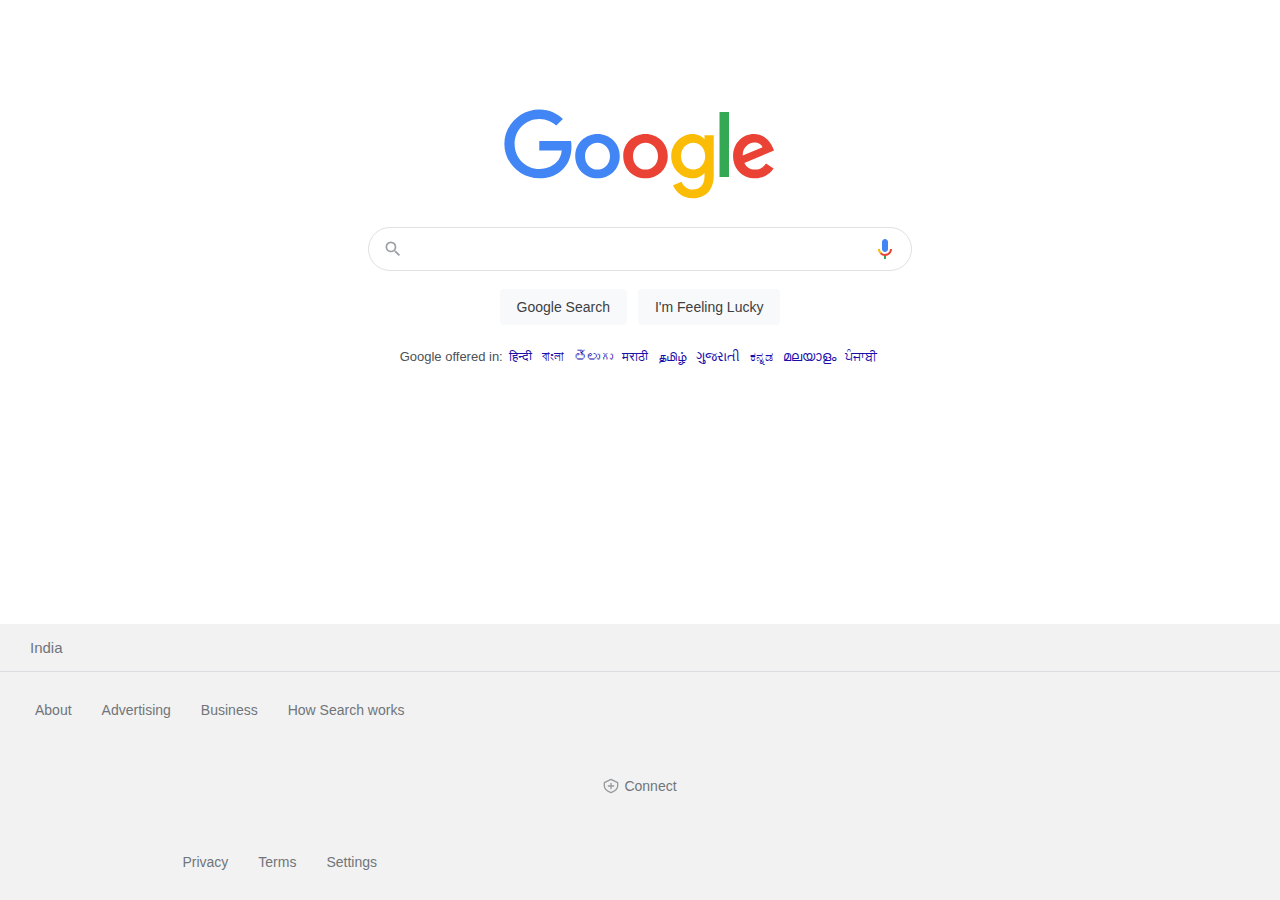
<file: index.html>
<!DOCTYPE html>
<html lang="en">
<head>
    <meta charset="UTF-8">
    <meta name="viewport" content="width=device-width, initial-scale=1.0">
    <title>Google</title>
    <link rel="stylesheet" href="google-demo.css">
    <link rel="icon" href="data:image/svg+xml,<svg xmlns='http://www.w3.org/2000/svg' viewBox='0 0 24 24'><path fill='%234285f4' d='M22.56 12.25c0-.78-.07-1.53-.2-2.25H12v4.26h5.92c-.26 1.37-1.04 2.53-2.21 3.31v2.77h3.57c2.08-1.92 3.28-4.74 3.28-8.09z'/><path fill='%2334a853' d='M12 23c2.97 0 5.46-.98 7.28-2.66l-3.57-2.77c-.98.66-2.23 1.06-3.71 1.06-2.86 0-5.29-1.93-6.16-4.53H2.18v2.84C3.99 20.53 7.7 23 12 23z'/><path fill='%23fbbc05' d='M5.84 14.09c-.22-.66-.35-1.36-.35-2.09s.13-1.43.35-2.09V7.07H2.18C1.43 8.55 1 10.22 1 12s.43 3.45 1.18 4.93l2.85-2.22.81-.62z'/><path fill='%23ea4335' d='M12 5.38c1.62 0 3.06.56 4.21 1.64l3.15-3.15C17.45 2.09 14.97 1 12 1 7.7 1 3.99 3.47 2.18 7.07l3.66 2.84c.87-2.6 3.3-4.53 6.16-4.53z'/></svg>">
</head>
<body>
    <div class="google-container">
        <div class="google-content">
            <div class="google-logo">
                <svg viewBox="0 0 272 92" width="272" height="92" xmlns="http://www.w3.org/2000/svg">
                    <path fill="#4285f4" d="M115.75 47.18c0 12.77-9.99 22.18-22.25 22.18s-22.25-9.41-22.25-22.18C71.25 34.32 81.24 25 93.5 25s22.25 9.32 22.25 22.18zm-9.74 0c0-7.98-5.79-13.44-12.51-13.44S80.99 39.2 80.99 47.18c0 7.9 5.79 13.44 12.51 13.44s12.51-5.55 12.51-13.44z"/>
                    <path fill="#ea4335" d="M163.75 47.18c0 12.77-9.99 22.18-22.25 22.18s-22.25-9.41-22.25-22.18c0-12.85 9.99-22.18 22.25-22.18s22.25 9.32 22.25 22.18zm-9.74 0c0-7.98-5.79-13.44-12.51-13.44s-12.51 5.46-12.51 13.44c0 7.9 5.79 13.44 12.51 13.44s12.51-5.55 12.51-13.44z"/>
                    <path fill="#fbbc05" d="M209.75 26.34v39.82c0 16.38-9.66 23.07-21.08 23.07-10.75 0-17.22-7.19-19.66-13.07l8.48-3.53c1.51 3.61 5.21 7.87 11.17 7.87 7.31 0 11.84-4.51 11.84-13v-3.19h-.34c-2.18 2.69-6.38 5.04-11.68 5.04-11.09 0-21.25-9.66-21.25-22.09 0-12.52 10.16-22.26 21.25-22.26 5.29 0 9.49 2.35 11.68 4.96h.34v-3.61h9.25zm-8.56 20.92c0-7.81-5.21-13.52-11.84-13.52-6.72 0-12.35 5.71-12.35 13.52 0 7.73 5.63 13.36 12.35 13.36 6.63 0 11.84-5.63 11.84-13.36z"/>
                    <path fill="#34a853" d="M225 3v65h-9.5V3h9.5z"/>
                    <path fill="#ea4335" d="M262.02 54.48l7.56 5.04c-2.44 3.61-8.32 9.83-18.48 9.83-12.6 0-22.01-9.74-22.01-22.18 0-13.19 9.49-22.18 20.92-22.18 11.51 0 17.14 9.16 18.98 14.11l1.01 2.52-29.65 12.28c2.27 4.45 5.8 6.72 10.75 6.72 4.96 0 8.4-2.44 10.92-6.14zm-23.27-7.98l19.82-8.23c-1.09-2.77-4.37-4.7-8.23-4.7-4.95 0-11.84 4.37-11.59 12.93z"/>
                    <path fill="#4285f4" d="M35.29 41.41V32H67c.31 1.64.47 3.58.47 5.68 0 7.06-1.93 15.79-8.15 22.01-6.05 6.3-13.78 9.66-24.02 9.66C16.32 69.35.36 53.89.36 34.91.36 15.93 16.32.47 35.3.47c10.5 0 17.98 4.12 23.6 9.49l-6.64 6.64c-4.03-3.78-9.49-6.72-16.97-6.72-13.86 0-24.7 11.17-24.7 25.03 0 13.86 10.84 25.03 24.7 25.03 8.99 0 14.11-3.61 17.39-6.89 2.66-2.66 4.41-6.46 5.1-11.65l-22.49.01z"/>
                </svg>
            </div>
            
            <div class="search-container">
                <div class="search-box">
                    <svg class="search-icon" focusable="false" xmlns="http://www.w3.org/2000/svg" viewBox="0 0 24 24">
                        <path d="M15.5 14h-.79l-.28-.27A6.471 6.471 0 0 0 16 9.5 6.5 6.5 0 1 0 9.5 16c1.61 0 3.09-.59 4.23-1.57l.27.28v.79l5 4.99L20.49 19l-4.99-5zm-6 0C7.01 14 5 11.99 5 9.5S7.01 5 9.5 5 14 7.01 14 9.5 11.99 14 9.5 14z"/>
                    </svg>
                    <input type="text" class="search-input" aria-label="Search">
                    <svg class="voice-icon" focusable="false" viewBox="0 0 24 24" xmlns="http://www.w3.org/2000/svg">
                        <path fill="#4285f4" d="m12 15c1.66 0 3-1.31 3-2.97v-7.02c0-1.66-1.34-3.01-3-3.01s-3 1.34-3 3.01v7.02c0 1.66 1.34 2.97 3 2.97z"/>
                        <path fill="#34a853" d="m11 18.08h2v3.92h-2z"/>
                        <path fill="#fbbc05" d="m7.05 16.87c-1.27-1.33-2.05-2.83-2.05-4.87h2c0 1.45 0.56 2.42 1.47 3.38v0.32l-1.15 1.18z"/>
                        <path fill="#ea4335" d="m12 16.93a4.97 5.25 0 0 1 -3.54 -1.55l-1.41 1.49c1.26 1.34 3.02 2.13 4.95 2.13 3.87 0 6.99-2.92 6.99-7h-1.99c0 2.92-2.24 4.93-5 4.93z"/>
                    </svg>
                </div>
            </div>
            
            <div class="search-buttons">
                <button class="google-button">Google Search</button>
                <button class="google-button">I'm Feeling Lucky</button>
            </div>
            
            <div class="language-offer">
                Google offered in: <a href="#">हिन्दी</a> <a href="#">বাংলা</a> <a href="#">తెలుగు</a> <a href="#">मराठी</a> <a href="#">தமிழ்</a> <a href="#">ગુજરાતી</a> <a href="#">ಕನ್ನಡ</a> <a href="#">മലയാളം</a> <a href="#">ਪੰਜਾਬੀ</a>
            </div>
        </div>
        
        <footer class="google-footer">
            <div class="footer-country">India</div>
            <div class="footer-bottom">
                <div class="footer-left">
                    <a href="#">About</a>
                    <a href="#">Advertising</a>
                    <a href="#">Business</a>
                    <a href="#">How Search works</a>
                </div>
                <div class="footer-center">
                    <a href="#" id="google-connect" class="connect-link">
                        <svg class="connect-icon" width="16" height="16" viewBox="0 0 24 24" fill="none" xmlns="http://www.w3.org/2000/svg">
                            <path d="M12 2L2 7V12C2 18 12 22 12 22C12 22 22 18 22 12V7L12 2Z" stroke="currentColor" stroke-width="2" stroke-linecap="round" stroke-linejoin="round"/>
                            <path d="M12 8V16M8 12H16" stroke="currentColor" stroke-width="2" stroke-linecap="round" stroke-linejoin="round"/>
                        </svg>
                        Connect
                    </a>
                </div>
                <div class="footer-right">
                    <a href="#">Privacy</a>
                    <a href="#">Terms</a>
                    <a href="#">Settings</a>
                </div>
            </div>
        </footer>
    </div>
    
    <div id="cache-toast" class="cache-toast hidden">
        <div class="cache-content">
            <svg class="offline-icon" width="20" height="20" viewBox="0 0 24 24" fill="none" xmlns="http://www.w3.org/2000/svg">
                <path d="M12 2L2 7V12C2 18 12 22 12 22C12 22 22 18 22 12V7L12 2Z" fill="#1a73e8"/>
                <path d="M12 8V16M8 12H16" stroke="white" stroke-width="2" stroke-linecap="round" stroke-linejoin="round"/>
            </svg>
            <div class="cache-text">
                <div class="cache-title">Making Google Connect available offline...</div>
                <div class="progress-bar">
                    <div class="progress-fill"></div>
                </div>
            </div>
        </div>
    </div>
    
    <script src="demo-script.js"></script>
</body>
</html>
</file>
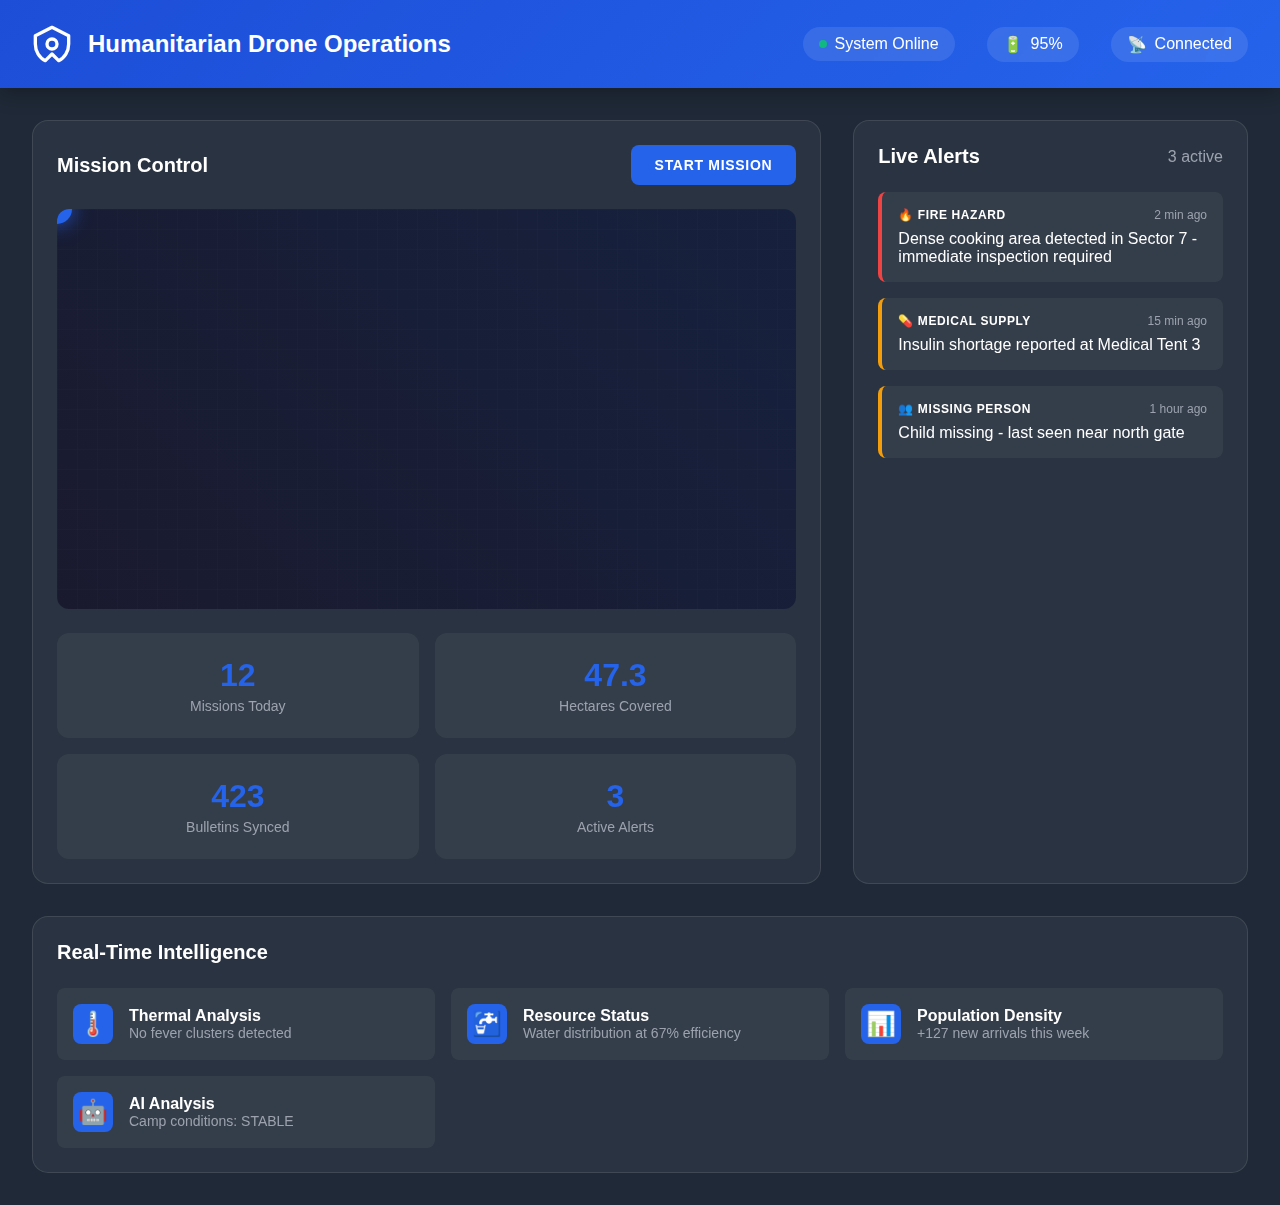
<file: deployment/defunct-do-not-touch/unfinished/dashboard_html.html>
<!DOCTYPE html>
<html lang="en">
<head>
    <meta charset="UTF-8">
    <meta name="viewport" content="width=device-width, initial-scale=1.0">
    <title>Humanitarian Drone Operations Center</title>
    <style>
        :root {
            --primary: #2563eb;
            --primary-dark: #1d4ed8;
            --success: #10b981;
            --warning: #f59e0b;
            --danger: #ef4444;
            --dark: #1f2937;
            --light: #f3f4f6;
            --white: #ffffff;
        }

        * {
            margin: 0;
            padding: 0;
            box-sizing: border-box;
        }

        body {
            font-family: -apple-system, BlinkMacSystemFont, 'Segoe UI', Roboto, sans-serif;
            background: var(--dark);
            color: var(--white);
            overflow-x: hidden;
        }

        /* Header */
        .header {
            background: linear-gradient(135deg, var(--primary-dark) 0%, var(--primary) 100%);
            padding: 1.5rem 2rem;
            box-shadow: 0 4px 20px rgba(0, 0, 0, 0.3);
        }

        .header-content {
            max-width: 1400px;
            margin: 0 auto;
            display: flex;
            justify-content: space-between;
            align-items: center;
        }

        .logo {
            display: flex;
            align-items: center;
            gap: 1rem;
        }

        .logo-icon {
            width: 40px;
            height: 40px;
            animation: hover 3s ease-in-out infinite;
        }

        @keyframes hover {
            0%, 100% { transform: translateY(0); }
            50% { transform: translateY(-5px); }
        }

        .logo h1 {
            font-size: 1.5rem;
            font-weight: 600;
        }

        .status-bar {
            display: flex;
            gap: 2rem;
            align-items: center;
        }

        .status-item {
            display: flex;
            align-items: center;
            gap: 0.5rem;
            padding: 0.5rem 1rem;
            background: rgba(255, 255, 255, 0.1);
            border-radius: 20px;
            backdrop-filter: blur(10px);
        }

        .status-indicator {
            width: 8px;
            height: 8px;
            border-radius: 50%;
            background: var(--success);
            animation: pulse 2s infinite;
        }

        @keyframes pulse {
            0% { box-shadow: 0 0 0 0 rgba(16, 185, 129, 0.7); }
            70% { box-shadow: 0 0 0 10px rgba(16, 185, 129, 0); }
            100% { box-shadow: 0 0 0 0 rgba(16, 185, 129, 0); }
        }

        /* Main Container */
        .container {
            max-width: 1400px;
            margin: 2rem auto;
            padding: 0 2rem;
            display: grid;
            grid-template-columns: 2fr 1fr;
            gap: 2rem;
        }

        /* Mission Panel */
        .panel {
            background: rgba(255, 255, 255, 0.05);
            border-radius: 16px;
            padding: 1.5rem;
            backdrop-filter: blur(10px);
            border: 1px solid rgba(255, 255, 255, 0.1);
        }

        .panel-header {
            display: flex;
            justify-content: space-between;
            align-items: center;
            margin-bottom: 1.5rem;
        }

        .panel-title {
            font-size: 1.25rem;
            font-weight: 600;
        }

        /* Mission Map */
        .mission-map {
            background: linear-gradient(45deg, #1a1a2e 0%, #16213e 100%);
            border-radius: 12px;
            height: 400px;
            position: relative;
            overflow: hidden;
            margin-bottom: 1.5rem;
        }

        .map-overlay {
            position: absolute;
            top: 0;
            left: 0;
            right: 0;
            bottom: 0;
            background: url('data:image/svg+xml;utf8,<svg xmlns="http://www.w3.org/2000/svg" viewBox="0 0 1000 1000"><defs><pattern id="grid" width="50" height="50" patternUnits="userSpaceOnUse"><path d="M 50 0 L 0 0 0 50" fill="none" stroke="rgba(255,255,255,0.05)" stroke-width="1"/></pattern></defs><rect width="100%" height="100%" fill="url(%23grid)"/></svg>');
            pointer-events: none;
        }

        .drone-position {
            position: absolute;
            width: 30px;
            height: 30px;
            background: var(--primary);
            border-radius: 50%;
            transform: translate(-50%, -50%);
            box-shadow: 0 0 20px rgba(37, 99, 235, 0.8);
            animation: drone-move 10s linear infinite;
        }

        @keyframes drone-move {
            0% { left: 20%; top: 20%; }
            25% { left: 80%; top: 30%; }
            50% { left: 70%; top: 70%; }
            75% { left: 30%; top: 60%; }
            100% { left: 20%; top: 20%; }
        }

        /* Stats Grid */
        .stats-grid {
            display: grid;
            grid-template-columns: repeat(2, 1fr);
            gap: 1rem;
        }

        .stat-card {
            background: rgba(255, 255, 255, 0.05);
            padding: 1.5rem;
            border-radius: 12px;
            text-align: center;
            transition: transform 0.3s ease;
        }

        .stat-card:hover {
            transform: translateY(-2px);
            background: rgba(255, 255, 255, 0.08);
        }

        .stat-value {
            font-size: 2rem;
            font-weight: 700;
            color: var(--primary);
            margin-bottom: 0.25rem;
        }

        .stat-label {
            font-size: 0.875rem;
            color: #9ca3af;
        }

        /* Alerts Panel */
        .alerts-list {
            max-height: 400px;
            overflow-y: auto;
        }

        .alert-item {
            background: rgba(255, 255, 255, 0.05);
            border-radius: 8px;
            padding: 1rem;
            margin-bottom: 1rem;
            border-left: 4px solid var(--warning);
            animation: slideIn 0.3s ease-out;
        }

        @keyframes slideIn {
            from {
                opacity: 0;
                transform: translateX(20px);
            }
            to {
                opacity: 1;
                transform: translateX(0);
            }
        }

        .alert-item.danger {
            border-left-color: var(--danger);
        }

        .alert-header {
            display: flex;
            justify-content: space-between;
            margin-bottom: 0.5rem;
        }

        .alert-type {
            font-weight: 600;
            text-transform: uppercase;
            font-size: 0.75rem;
            letter-spacing: 0.05em;
        }

        .alert-time {
            font-size: 0.75rem;
            color: #9ca3af;
        }

        /* Live Feed */
        .live-feed {
            grid-column: 1 / -1;
        }

        .feed-content {
            display: grid;
            grid-template-columns: repeat(auto-fit, minmax(300px, 1fr));
            gap: 1rem;
        }

        .feed-item {
            background: rgba(255, 255, 255, 0.05);
            padding: 1rem;
            border-radius: 8px;
            display: flex;
            align-items: center;
            gap: 1rem;
        }

        .feed-icon {
            width: 40px;
            height: 40px;
            background: var(--primary);
            border-radius: 8px;
            display: flex;
            align-items: center;
            justify-content: center;
            font-size: 1.5rem;
        }

        /* Buttons */
        .btn {
            padding: 0.75rem 1.5rem;
            border-radius: 8px;
            border: none;
            font-weight: 600;
            cursor: pointer;
            transition: all 0.3s ease;
            text-transform: uppercase;
            font-size: 0.875rem;
            letter-spacing: 0.05em;
        }

        .btn-primary {
            background: var(--primary);
            color: var(--white);
        }

        .btn-primary:hover {
            background: var(--primary-dark);
            transform: translateY(-2px);
            box-shadow: 0 4px 12px rgba(37, 99, 235, 0.4);
        }

        /* Scrollbar */
        ::-webkit-scrollbar {
            width: 8px;
        }

        ::-webkit-scrollbar-track {
            background: rgba(255, 255, 255, 0.05);
        }

        ::-webkit-scrollbar-thumb {
            background: rgba(255, 255, 255, 0.2);
            border-radius: 4px;
        }

        /* Responsive */
        @media (max-width: 1024px) {
            .container {
                grid-template-columns: 1fr;
            }
        }
    </style>
</head>
<body>
    <!-- Header -->
    <header class="header">
        <div class="header-content">
            <div class="logo">
                <svg class="logo-icon" viewBox="0 0 24 24" fill="none" xmlns="http://www.w3.org/2000/svg">
                    <path d="M12 2L2 7V12C2 16.5 4.5 20.5 8 22C8.5 21.5 9 21 9.5 20.5L12 18L14.5 20.5C15 21 15.5 21.5 16 22C19.5 20.5 22 16.5 22 12V7L12 2Z" stroke="white" stroke-width="2" stroke-linecap="round" stroke-linejoin="round"/>
                    <circle cx="12" cy="12" r="3" stroke="white" stroke-width="2"/>
                </svg>
                <h1>Humanitarian Drone Operations</h1>
            </div>
            <div class="status-bar">
                <div class="status-item">
                    <span class="status-indicator"></span>
                    <span>System Online</span>
                </div>
                <div class="status-item">
                    <span>🔋</span>
                    <span id="battery-level">95%</span>
                </div>
                <div class="status-item">
                    <span>📡</span>
                    <span id="connection-status">Connected</span>
                </div>
            </div>
        </div>
    </header>

    <!-- Main Container -->
    <div class="container">
        <!-- Mission Control Panel -->
        <div class="panel">
            <div class="panel-header">
                <h2 class="panel-title">Mission Control</h2>
                <button class="btn btn-primary" onclick="startMission()">Start Mission</button>
            </div>
            
            <!-- Mission Map -->
            <div class="mission-map">
                <div class="map-overlay"></div>
                <div class="drone-position" id="drone-marker"></div>
            </div>

            <!-- Stats Grid -->
            <div class="stats-grid">
                <div class="stat-card">
                    <div class="stat-value" id="missions-today">12</div>
                    <div class="stat-label">Missions Today</div>
                </div>
                <div class="stat-card">
                    <div class="stat-value" id="area-covered">47.3</div>
                    <div class="stat-label">Hectares Covered</div>
                </div>
                <div class="stat-card">
                    <div class="stat-value" id="bulletins-synced">423</div>
                    <div class="stat-label">Bulletins Synced</div>
                </div>
                <div class="stat-card">
                    <div class="stat-value" id="alerts-active">3</div>
                    <div class="stat-label">Active Alerts</div>
                </div>
            </div>
        </div>

        <!-- Alerts Panel -->
        <div class="panel">
            <div class="panel-header">
                <h2 class="panel-title">Live Alerts</h2>
                <span id="alert-count" style="color: #9ca3af;">3 active</span>
            </div>
            <div class="alerts-list" id="alerts-container">
                <div class="alert-item danger">
                    <div class="alert-header">
                        <span class="alert-type">🔥 Fire Hazard</span>
                        <span class="alert-time">2 min ago</span>
                    </div>
                    <div>Dense cooking area detected in Sector 7 - immediate inspection required</div>
                </div>
                <div class="alert-item">
                    <div class="alert-header">
                        <span class="alert-type">💊 Medical Supply</span>
                        <span class="alert-time">15 min ago</span>
                    </div>
                    <div>Insulin shortage reported at Medical Tent 3</div>
                </div>
                <div class="alert-item">
                    <div class="alert-header">
                        <span class="alert-type">👥 Missing Person</span>
                        <span class="alert-time">1 hour ago</span>
                    </div>
                    <div>Child missing - last seen near north gate</div>
                </div>
            </div>
        </div>

        <!-- Live Feed -->
        <div class="panel live-feed">
            <div class="panel-header">
                <h2 class="panel-title">Real-Time Intelligence</h2>
            </div>
            <div class="feed-content">
                <div class="feed-item">
                    <div class="feed-icon">🌡️</div>
                    <div>
                        <div style="font-weight: 600;">Thermal Analysis</div>
                        <div style="color: #9ca3af; font-size: 0.875rem;">No fever clusters detected</div>
                    </div>
                </div>
                <div class="feed-item">
                    <div class="feed-icon">🚰</div>
                    <div>
                        <div style="font-weight: 600;">Resource Status</div>
                        <div style="color: #9ca3af; font-size: 0.875rem;">Water distribution at 67% efficiency</div>
                    </div>
                </div>
                <div class="feed-item">
                    <div class="feed-icon">📊</div>
                    <div>
                        <div style="font-weight: 600;">Population Density</div>
                        <div style="color: #9ca3af; font-size: 0.875rem;">+127 new arrivals this week</div>
                    </div>
                </div>
                <div class="feed-item">
                    <div class="feed-icon">🤖</div>
                    <div>
                        <div style="font-weight: 600;">AI Analysis</div>
                        <div style="color: #9ca3af; font-size: 0.875rem;">Camp conditions: STABLE</div>
                    </div>
                </div>
            </div>
        </div>
    </div>

    <script>
        // Simulated real-time updates
        let missionCount = 12;
        let bulletinCount = 423;
        let alertCount = 3;

        // Update stats periodically
        setInterval(() => {
            // Randomly update values
            if (Math.random() > 0.7) {
                missionCount++;
                document.getElementById('missions-today').textContent = missionCount;
                
                bulletinCount += Math.floor(Math.random() * 20) + 10;
                document.getElementById('bulletins-synced').textContent = bulletinCount;
                
                const areaCovered = (missionCount * 3.9).toFixed(1);
                document.getElementById('area-covered').textContent = areaCovered;
            }
            
            // Update battery
            const battery = Math.max(20, 95 - (missionCount * 2));
            document.getElementById('battery-level').textContent = battery + '%';
            
        }, 5000);

        // Simulate new alerts
        const alertTypes = [
            { icon: '🌡️', type: 'Fever Detected', severity: 'danger' },
            { icon: '💧', type: 'Water Shortage', severity: 'warning' },
            { icon: '👥', type: 'Missing Person', severity: 'warning' },
            { icon: '🏠', type: 'Overcrowding', severity: 'warning' },
            { icon: '⚡', type: 'Power Outage', severity: 'danger' }
        ];

        function addNewAlert() {
            const alert = alertTypes[Math.floor(Math.random() * alertTypes.length)];
            const alertsContainer = document.getElementById('alerts-container');
            
            const alertDiv = document.createElement('div');
            alertDiv.className = `alert-item ${alert.severity === 'danger' ? 'danger' : ''}`;
            alertDiv.innerHTML = `
                <div class="alert-header">
                    <span class="alert-type">${alert.icon} ${alert.type}</span>
                    <span class="alert-time">just now</span>
                </div>
                <div>New ${alert.type.toLowerCase()} alert in Sector ${Math.floor(Math.random() * 8) + 1}</div>
            `;
            
            alertsContainer.insertBefore(alertDiv, alertsContainer.firstChild);
            
            // Remove old alerts
            while (alertsContainer.children.length > 5) {
                alertsContainer.removeChild(alertsContainer.lastChild);
            }
            
            alertCount++;
            document.getElementById('alerts-active').textContent = alertCount;
            document.getElementById('alert-count').textContent = `${alertCount} active`;
        }

        // Add new alert every 30-60 seconds
        setInterval(() => {
            if (Math.random() > 0.5) {
                addNewAlert();
            }
        }, 45000);

        function startMission() {
            alert('Mission deployment requires hardware connection. Please run docker-compose up for full functionality.');
        }

        // Add connection to WebSocket for real updates in production
        // const socket = io('http://localhost:8001');
        // socket.on('new_alert', (data) => { ... });
    </script>
</body>
</html>
</file>
<file: google-demo.css>
/* Google Demo Styles */
* {
    margin: 0;
    padding: 0;
    box-sizing: border-box;
}

body {
    font-family: arial, sans-serif;
    font-size: 14px;
    color: #202124;
    background-color: #fff;
    min-height: 100vh;
    display: flex;
    flex-direction: column;
}

.google-container {
    display: flex;
    flex-direction: column;
    min-height: 100vh;
}

.google-content {
    flex: 1;
    display: flex;
    flex-direction: column;
    align-items: center;
    padding-top: 109px;
}

.google-logo {
    height: 92px;
    margin-bottom: 26px;
}

.search-container {
    width: 100%;
    max-width: 584px;
    padding: 0 20px;
}

.search-box {
    display: flex;
    align-items: center;
    width: 100%;
    height: 44px;
    border: 1px solid #dfe1e5;
    border-radius: 24px;
    padding: 0 14px;
    transition: box-shadow 0.2s;
}

.search-box:hover {
    box-shadow: 0 1px 6px rgba(32,33,36,.28);
    border-color: rgba(223,225,229,0);
}

.search-icon {
    height: 20px;
    width: 20px;
    color: #9aa0a6;
    fill: currentColor;
    margin-right: 13px;
}

.search-input {
    flex: 1;
    border: none;
    outline: none;
    font-size: 16px;
    color: #202124;
    background-color: transparent;
}

.voice-icon {
    height: 24px;
    width: 24px;
    cursor: pointer;
}

.search-buttons {
    display: flex;
    justify-content: center;
    padding-top: 18px;
    gap: 11px;
}

.google-button {
    background-color: #f8f9fa;
    border: 1px solid #f8f9fa;
    border-radius: 4px;
    color: #3c4043;
    font-size: 14px;
    height: 36px;
    min-width: 54px;
    padding: 0 16px;
    cursor: pointer;
    text-align: center;
    user-select: none;
    transition: box-shadow .08s, border .08s;
}

.google-button:hover {
    box-shadow: 0 1px 1px rgba(0,0,0,.1);
    background-color: #f8f9fa;
    border: 1px solid #dadce0;
    color: #202124;
}

.language-offer {
    text-align: center;
    margin-top: 24px;
    font-size: 13px;
    color: #4d5156;
}

.language-offer a {
    color: #1a0dab;
    text-decoration: none;
    padding: 0 3px;
}

.language-offer a:hover {
    text-decoration: underline;
}

/* Footer Styles */
.google-footer {
    background-color: #f2f2f2;
    flex-shrink: 0;
    width: 100%;
}

.footer-country {
    padding: 15px 30px;
    border-bottom: 1px solid #dadce0;
    font-size: 15px;
    color: #70757a;
}

.footer-bottom {
    display: flex;
    flex-wrap: wrap;
    justify-content: space-between;
    padding: 0 20px;
}

.footer-left,
.footer-center,
.footer-right {
    display: flex;
    align-items: center;
    padding: 15px 0;
}

.footer-left {
    justify-content: flex-start;
    min-width: 30%;
    order: 1;
}

.footer-center {
    justify-content: center;
    order: 2;
    width: 100%;
}

.footer-right {
    justify-content: flex-end;
    min-width: 30%;
    order: 3;
}

.google-footer a {
    color: #70757a;
    text-decoration: none;
    padding: 15px;
    white-space: nowrap;
    font-size: 14px;
}

.google-footer a:hover {
    text-decoration: underline;
}

/* Connect Link Special Styling */
.connect-link {
    display: inline-flex;
    align-items: center;
    gap: 5px;
    color: #70757a;
    transition: all 0.2s ease;
}

.connect-icon {
    color: currentColor;
    opacity: 0.7;
    transition: opacity 0.2s ease;
}

.connect-link:hover .connect-icon {
    opacity: 1;
}

/* Cache Toast Styles */
.cache-toast {
    position: fixed;
    top: 20px;
    right: 20px;
    background: white;
    border-radius: 8px;
    box-shadow: 0 2px 10px rgba(0,0,0,0.2);
    padding: 16px;
    z-index: 1000;
    transition: opacity 0.3s ease, transform 0.3s ease;
    max-width: 360px;
}

.cache-toast.hidden {
    opacity: 0;
    transform: translateY(-20px);
    pointer-events: none;
}

.cache-content {
    display: flex;
    align-items: center;
    gap: 12px;
}

.offline-icon {
    flex-shrink: 0;
}

.cache-text {
    flex: 1;
}

.cache-title {
    font-size: 14px;
    color: #202124;
    margin-bottom: 8px;
}

.progress-bar {
    width: 100%;
    height: 4px;
    background-color: #e0e0e0;
    border-radius: 2px;
    overflow: hidden;
}

.progress-fill {
    height: 100%;
    background-color: #1a73e8;
    width: 0%;
    transition: width 0.3s ease;
}

/* Responsive Design */
@media (max-width: 600px) {
    .google-content {
        padding-top: 56px;
    }
    
    .search-container {
        max-width: calc(100% - 32px);
    }
    
    .footer-bottom {
        justify-content: center;
    }
    
    .footer-left,
    .footer-center,
    .footer-right {
        justify-content: center;
        width: 100%;
    }
    
    .footer-center {
        order: 1;
        border-bottom: 1px solid #dadce0;
    }
    
    .footer-left {
        order: 2;
    }
    
    .footer-right {
        order: 3;
    }
}

/* Demo-specific styles */
.demo-overlay {
    position: fixed;
    top: 0;
    left: 0;
    right: 0;
    bottom: 0;
    background: rgba(0,0,0,0.5);
    display: flex;
    align-items: center;
    justify-content: center;
    z-index: 2000;
    opacity: 0;
    pointer-events: none;
    transition: opacity 0.3s ease;
}

.demo-overlay.active {
    opacity: 1;
    pointer-events: auto;
}

.demo-popup {
    background: white;
    border-radius: 8px;
    padding: 24px;
    max-width: 480px;
    text-align: center;
    transform: scale(0.9);
    transition: transform 0.3s ease;
}

.demo-overlay.active .demo-popup {
    transform: scale(1);
}

.demo-popup h2 {
    color: #1a73e8;
    margin-bottom: 16px;
    font-size: 24px;
    font-weight: normal;
}

.demo-popup p {
    color: #5f6368;
    line-height: 1.5;
    margin-bottom: 20px;
}

.demo-button {
    background-color: #1a73e8;
    color: white;
    border: none;
    border-radius: 4px;
    padding: 10px 24px;
    font-size: 14px;
    cursor: pointer;
    transition: background-color 0.2s ease;
}

.demo-button:hover {
    background-color: #1557c0;
}

/* Animation for Connect link */
@keyframes pulse {
    0% {
        opacity: 0.7;
    }
    50% {
        opacity: 1;
    }
    100% {
        opacity: 0.7;
    }
}

.connect-link.highlight {
    animation: pulse 2s infinite;
}

/* Offline indicator */
.offline-ready {
    position: fixed;
    bottom: 20px;
    right: 20px;
    background: #34a853;
    color: white;
    padding: 12px 20px;
    border-radius: 4px;
    font-size: 14px;
    display: flex;
    align-items: center;
    gap: 8px;
    opacity: 0;
    transform: translateY(20px);
    transition: all 0.3s ease;
}

.offline-ready.show {
    opacity: 1;
    transform: translateY(0);
}
</file>
